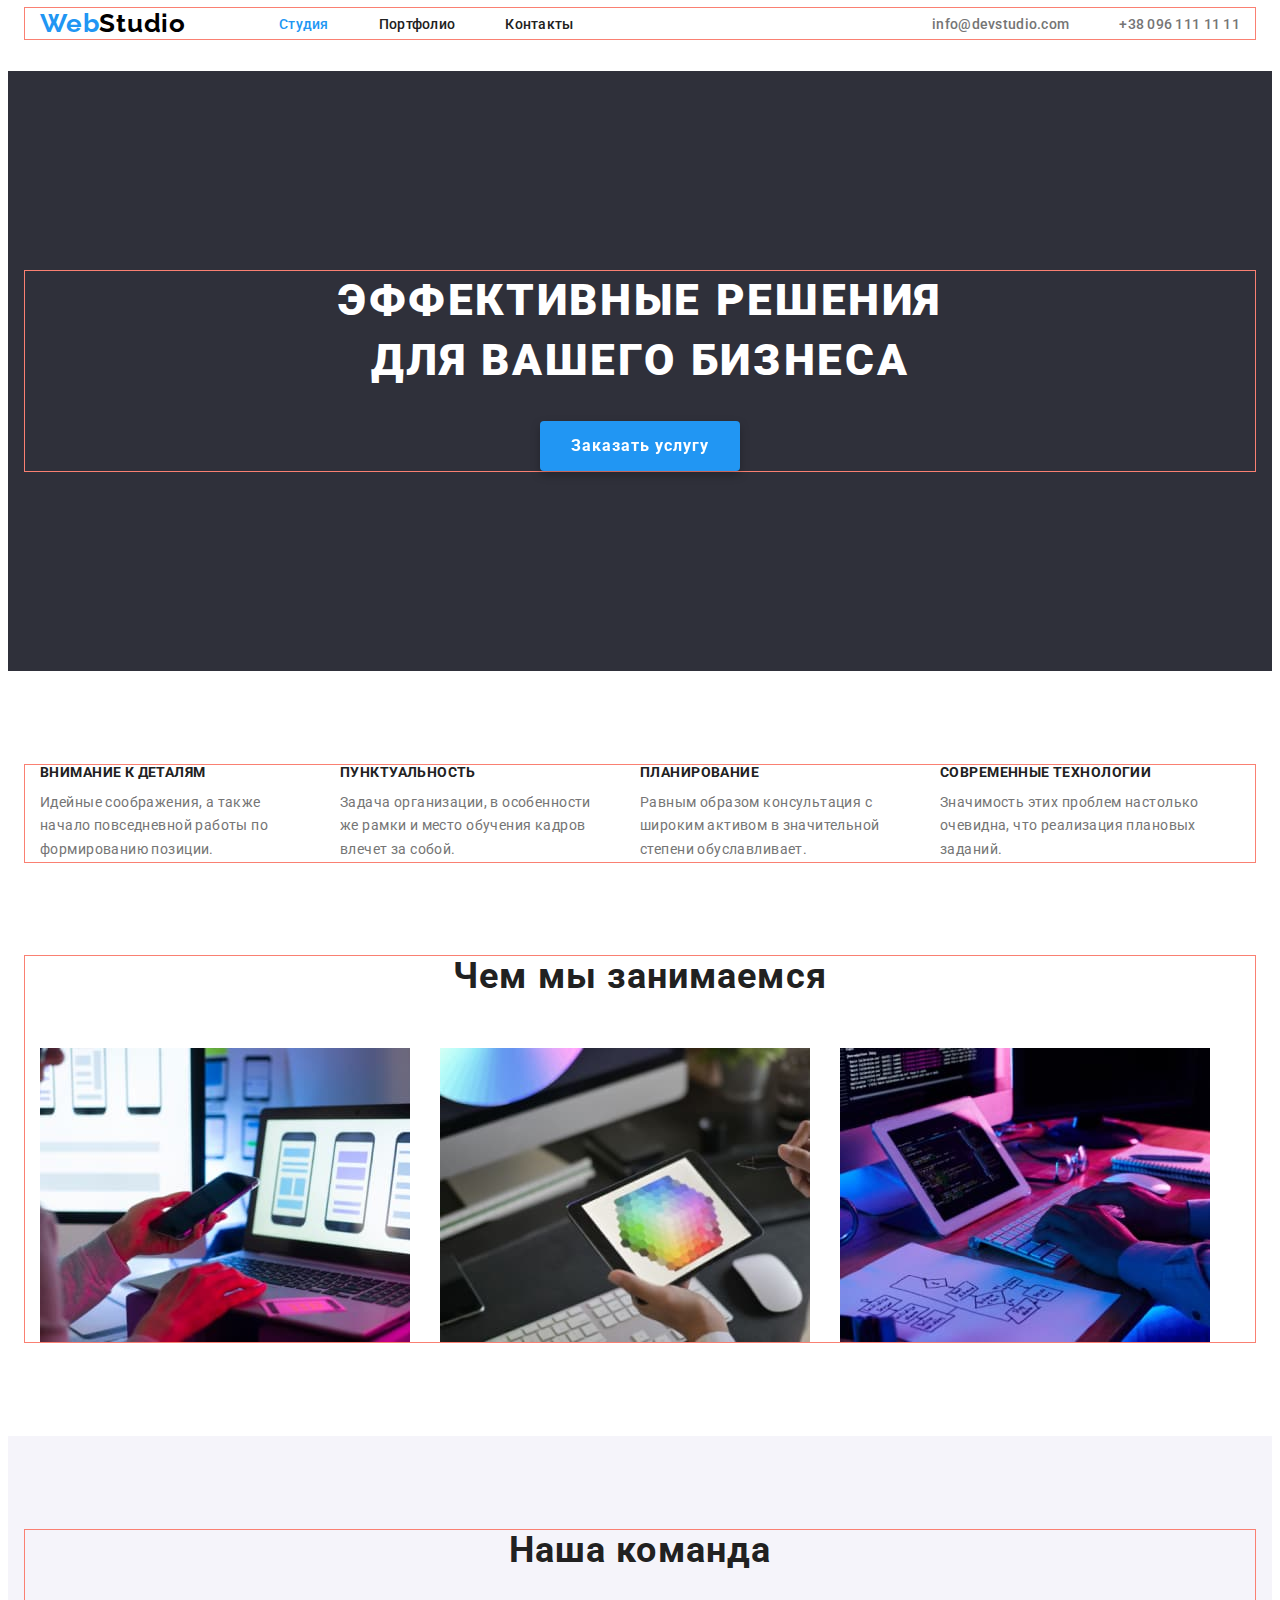
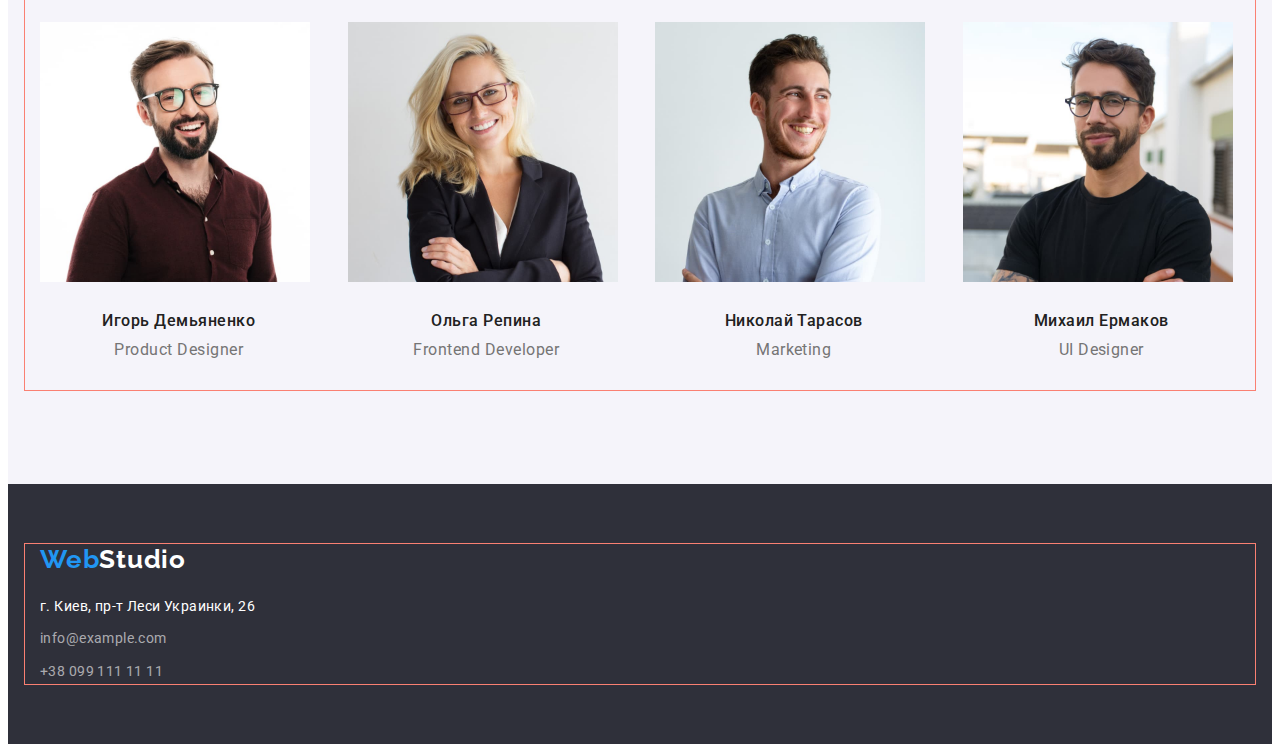
<file: index.html>
<!DOCTYPE html>
<html lang="ru">
<head>
    <meta charset="UTF-8">
    <meta http-equiv="X-UA-Compatible" content="IE=edge">
    <meta name="viewport" content="width=device-width, initial-scale=1.0">
    <link rel="preconnect" 
        href="https://fonts.googleapis.com">
    <link rel="preconnect" 
        href="https://fonts.gstatic.com" 
        crossorigin>
    <link href="https://fonts.googleapis.com/css2?family=Raleway:wght@700&family=Roboto:wght@400;500;700;900&display=swap" 
        rel="stylesheet">
    <title>WebStudio</title>
    <link rel="stylesheet" 
        href="https://cdnjs.cloudflare.com/ajax/libs/modern-normalize/1.1.0/modern-normalize.min.css" 
        integrity="sha512-wpPYUAdjBVSE4KJnH1VR1HeZfpl1ub8YT/NKx4PuQ5NmX2tKuGu6U/JRp5y+Y8XG2tV+wKQpNHVUX03MfMFn9Q==" 
        crossorigin="anonymous" 
        referrerpolicy="no-referrer" />
    <link rel="stylesheet" 
        href="./css/style.css">
</head>
<body>
    <header class="header">
        <div class="container">
            <a href="" class="header-logo logo link">Web<span class="logo-dark">Studio</span>
            </a>
            <nav class="header-navigation">
                <ul class="header-navigation-list list">
                    <li class="header-navigation-item">
                        <a href="./index.html" class="header-navigation-link link active">Студия</a></li>
                    <li class="header-navigation-item">
                        <a href="./portfolio.html" class="header-navigation-link link">Портфолио</a></li>
                    <li class="header-navigation-item">
                        <a href="" class="header-navigation-link link">Контакты</a></li>
                </ul>
            </nav>
            <ul class="header-list list">
                <li class="header-item">
                    <a href="mailto:info@devstudio.com" class="header-link link">info@devstudio.com</a></li>
                <li class="header-item">
                    <a href="tel:+380961111111" class="header-link link">+38 096 111 11 11</a></li>
            </ul>
        </div>
    </header>
    <main>
        <section class="hero-content"> 
            <div class="container">
                <h1 class="title">Эффективные решения для вашего бизнеса</h1>
                <button type="button" class="hero-btn btn">Заказать услугу</button> 
            </div>
        </section>
        <section class="section features-content">
            <div class="container"> 
                <h2 class="visually-hidden features">Наши преимущества</h2>
                <ul class="features-list list">
                    <li class="features-item">
                        <h3 class="features-title">Внимание к деталям</h3>
                        <p class="features-text">Идейные соображения, а также начало повседневной работы по формированию позиции.</p>
                    </li>
                    <li class="features-item">
                        <h3 class="features-title">Пунктуальность</h3>
                        <p class="features-text">Задача организации, в особенности же рамки и место обучения кадров влечет за собой.</p>
                    </li>
                    <li class="features-item">
                        <h3 class="features-title">Планирование</h3>
                        <p class="features-text">Равным образом консультация с широким активом в значительной степени обуславливает.</p>
                    </li>
                    <li class="features-item">
                        <h3 class="features-title">Современные технологии</h3>
                        <p class="features-text">Значимость этих проблем настолько очевидна, что реализация плановых заданий.</p>
                    </li>
                </ul>
            </div>
        </section>
        <section class="section works">
            <div class="container">
                <h2 class="section-title">Чем мы занимаемся</h2>
                <ul class="works-list list">
                    <li class="works-item">
                        <img src="./images/box2.jpg" alt="бокс 1" width="370"></li>
                    <li class="works-item">
                        <img src="./images/box3.jpg" alt="бокс 2" width="370"></li>
                    <li class="works-item">
                        <img src="./images/box1.jpg" alt="бокс 3" width="370"></li>
                </ul>
            </div>
        </section>
        <section class="section team">
            <div class="container">
                <h2 class="section-title">Наша команда</h2>
                <ul class="team-list list">
                    <li class="team-item">
                        <img src="./images/img1.jpg" 
                        alt="Игорь Демьяненко"
                        width="270" 
                        height="260"
                        class="team-img">
                        <div class="team-description">
                            <h3 class="team-title">Игорь Демьяненко</h3>
                            <p lang="en" class="team-text">Product Designer</p>
                        </div>

                    </li>
                    <li class="team-item">
                        <img src="./images/img2.jpg" 
                        alt="Ольга Репина"
                        width="270" 
                        height="260"
                        class="team-img">
                        <div class="team-description">
                            <h3 class="team-title">Ольга Репина</h3>
                            <p lang="en" class="team-text">Frontend Developer</p>
                        </div>
                    </li>
                    <li class="team-item">
                        <img src="./images/img3.jpg" 
                        alt="Николай Тарасов"
                        width="270" 
                        height="260"
                        class="team-img">
                        <div class="team-description">
                            <h3 class="team-title">Николай Тарасов</h3>
                            <p lang="en" class="team-text">Marketing</p>
                        </div>
                    </li>
                    <li class="team-item">
                        <img src="./images/img4.jpg" 
                        alt="Михаил Ермаков"
                        width="270" 
                        height="260"
                        class="team-img">
                        <div class="team-description">
                            <h3 class="team-title">Михаил Ермаков</h3>
                            <p lang="en" class="team-text">UI Designer</p>
                        </div>
                    </li>
                </ul>
            </div>
        </section>
    </main>
    <footer class="footer-content">
        <div class="container">
            <a href="" class="logo link">Web<span class="logo-light">Studio</span>
            </a>
            <address class="address">
                <ul class="footer-list list">
                    <li class="footer-item">
                        <a href="https://goo.gl/maps/QefCWzyqJZrkM8jZ6" 
                        class="footer-address link"
                        target="_blank" 
                        rel="noopener noindex nofollow">
                        г. Киев, пр-т Леси Украинки, 26</a>
                    </li>
                    <li class="footer-item">
                        <a href="mailto:info@example.com" 
                        class="footer-link link">info@example.com</a>
                    </li>
                    <li class="footer-item">
                        <a href="tel:+380991111111" 
                        class="footer-link link">+38 099 111 11 11</a>
                    </li>
                </ul>
            </address>
        </div>
    </footer>
</body>
</html>
</file>
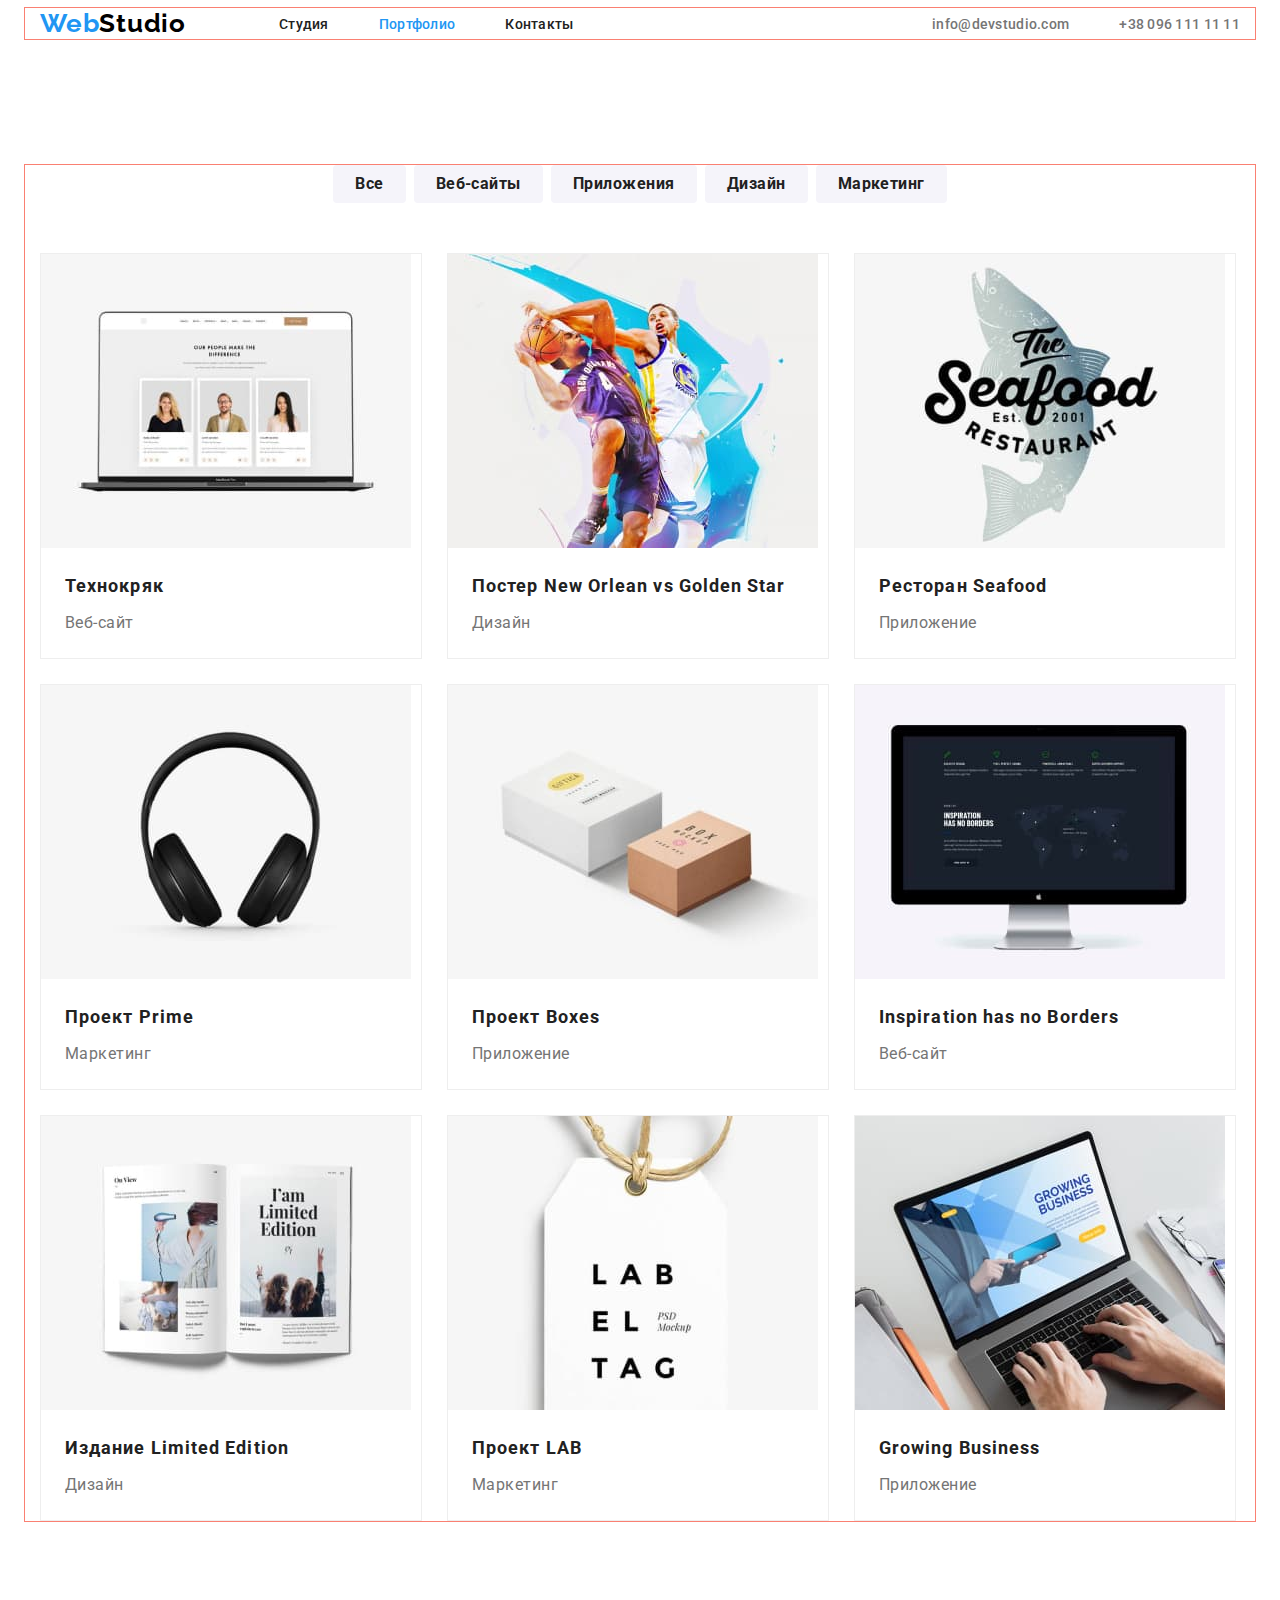
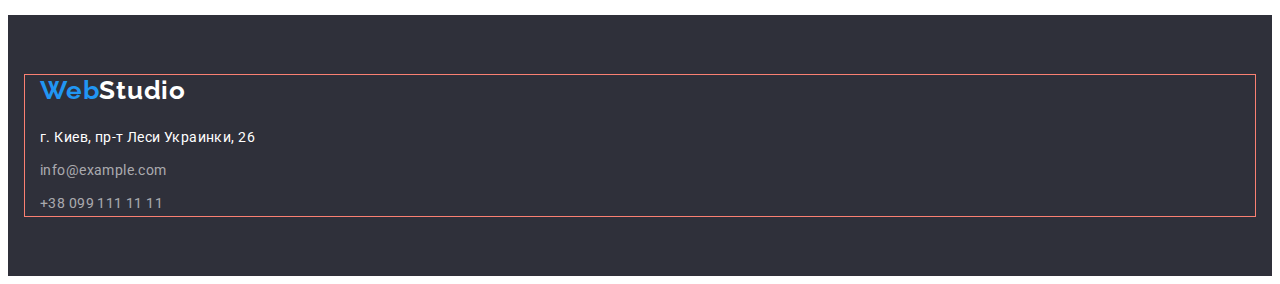
<file: portfolio.html>
<!DOCTYPE html>
<html lang="ru">
<head>
    <meta charset="UTF-8">
    <meta http-equiv="X-UA-Compatible" content="IE=edge">
    <meta name="viewport" content="width=device-width, initial-scale=1.0">
    <link rel="preconnect" 
        href="https://fonts.googleapis.com">
    <link rel="preconnect" 
        href="https://fonts.gstatic.com" 
        crossorigin>
    <link href="https://fonts.googleapis.com/css2?family=Raleway:wght@700&family=Roboto:wght@400;500;700;900&display=swap" 
        rel="stylesheet">
    <title>WebStudio</title>
    <link rel="stylesheet" 
        href="https://cdnjs.cloudflare.com/ajax/libs/modern-normalize/1.1.0/modern-normalize.min.css" 
        integrity="sha512-wpPYUAdjBVSE4KJnH1VR1HeZfpl1ub8YT/NKx4PuQ5NmX2tKuGu6U/JRp5y+Y8XG2tV+wKQpNHVUX03MfMFn9Q=="     
        crossorigin="anonymous" 
        referrerpolicy="no-referrer" />
    <link rel="stylesheet" 
        href="./css/style.css">
</head>
<body>
    <header class="header">
        <div class="container">
            <a href="" class="header-logo logo link">Web<span class="logo-dark">Studio</span>
            </a>
            <nav class="header-navigation">
                <ul class="header-navigation-list list">
                    <li class="header-navigation-item">
                        <a href="./index.html" class="header-navigation-link link">Студия</a></li>
                    <li class="header-navigation-item">
                        <a href="./portfolio.html" class="header-navigation-link link active">Портфолио</a></li>
                    <li class="header-navigation-item">
                        <a href="" class="header-navigation-link link">Контакты</a></li>
                </ul>
            </nav>
            <ul class="header-list list">
                <li class="header-item">
                    <a href="mailto:info@devstudio.com" class="header-link link">info@devstudio.com</a></li>
                <li class="header-item">
                    <a href="tel:+380961111111" class="header-link link">+38 096 111 11 11</a></li>
            </ul>
        </div>
    </header>
    <main>
        <section class="section portfolio">
            <div class="container">
                <h1 class="visually-hidden">Портфолио</h1>
                <ul class="portfolio-filtres list">
                    <li class="portfolio-filtres-item">
                        <button type="button" class="portfolio-filtres-btn btn">Все</button>
                    </li>
                    <li class="portfolio-filtres-item">
                        <button type="button" class="portfolio-filtres-btn btn activate">Веб-сайты</button>
                    </li>
                    <li class="portfolio-filtres-item">
                        <button type="button" class="portfolio-filtres-btn btn">Приложения</button>
                    </li>
                    <li class="portfolio-filtres-item">
                        <button type="button" class="portfolio-filtres-btn btn">Дизайн</button>
                    </li>
                    <li class="portfolio-filtres-item">
                        <button type="button" class="portfolio-filtres-btn btn">Маркетинг</button>
                    </li>
                </ul>
                <ul class="portfolio-list list">
                    <li class="portfolio-item">
                        <img src="./images/Portfolio.jpg" 
                            alt="Технокряк" 
                            width="370" 
                            class="portfolio-img">
                        <div class="portfolio-description">
                            <h2 class="portfolio-title">Технокряк</h2>
                            <p class="portfolio-text">Веб-сайт</p>
                        </div>
                    </li>
                    <li class="portfolio-item">
                        <img src="./images/Portfolio1.jpg" 
                            alt="Постер New Orlean vs Golden Star" 
                            width="370" 
                            class="portfolio-img">
                        <div class="portfolio-description">
                            <h2 class="portfolio-title">Постер New Orlean vs Golden Star</h2>
                            <p class="portfolio-text">Дизайн</p>
                        </div>
                    </li>
                    <li class="portfolio-item">
                        <img src="./images/Portfolio2.jpg" 
                            alt="Ресторан Seafood" 
                            width="370" 
                            class="portfolio-img">
                        <div class="portfolio-description">
                            <h2 class="portfolio-title">Ресторан Seafood</h2>
                            <p class="portfolio-text">Приложение</p>
                        </div>
                    </li>
                    <li class="portfolio-item">
                        <img src="./images/Portfolio3.jpg" 
                            alt="Проект Prime" 
                            width="370" 
                            class="portfolio-img">
                        <div class="portfolio-description">
                            <h2 class="portfolio-title">Проект Prime</h2>
                            <p class="portfolio-text">Маркетинг</p>
                        </div>
                    </li>
                    <li class="portfolio-item">
                        <img src="./images/Portfolio4.jpg" 
                            alt="Проект Boxes" 
                            width="370" 
                            class="portfolio-img">
                        <div class="portfolio-description">
                            <h2 class="portfolio-title">Проект Boxes</h2>
                            <p class="portfolio-text">Приложение</p>
                        </div>
                    </li>
                    <li class="portfolio-item">
                        <img src="./images/Portfolio5.jpg" 
                            alt="Inspiration has no Borders" 
                            width="370" 
                            class="portfolio-img">
                        <div class="portfolio-description">
                            <h2 class="portfolio-title">Inspiration has no Borders</h2>
                            <p class="portfolio-text">Веб-сайт</p>
                        </div>
                    </li>
                    <li class="portfolio-item">
                        <img src="./images/Portfolio6.jpg" 
                            alt="Издание Limited Edition" 
                            width="370" 
                            class="portfolio-img">
                        <div class="portfolio-description">
                            <h2 class="portfolio-title">Издание Limited Edition</h2>
                            <p class="portfolio-text">Дизайн</p>
                        </div>
                    </li>
                    <li class="portfolio-item">
                        <img src="./images/Portfolio7.jpg" 
                            alt="Проект LAB" 
                            width="370" 
                            class="portfolio-img">
                        <div class="portfolio-description">
                            <h2 class="portfolio-title">Проект LAB</h2>
                            <p class="portfolio-text">Маркетинг</p>
                        </div>
                    </li>
                    <li class="portfolio-item">
                        <img src="./images/Portfolio8.jpg" 
                            alt="Growing Business" 
                            width="370" 
                            class="portfolio-img">
                        <div class="portfolio-description">
                            <h2 class="portfolio-title">Growing Business</h2>
                            <p class="portfolio-text">Приложение</p>
                        </div>
                    </li>
                </ul>
            </div>
        </section>
    </main>
    <footer class="footer-content">
        <div class="container">
            <a href="" class="logo link">Web<span class="logo-light">Studio</span>
            </a>
            <address class="address">
                <ul class="footer-list list">
                    <li class="footer-item">
                        <a href="https://goo.gl/maps/QefCWzyqJZrkM8jZ6" 
                        class="footer-address link"
                        target="_blank" 
                        rel="noopener noindex nofollow">
                        г. Киев, пр-т Леси Украинки, 26</a></li>
                    <li class="footer-item">
                        <a href="mailto:info@example.com" class="footer-link link">info@example.com</a></li>
                    <li class="footer-item">
                        <a href="tel:+380991111111" class="footer-link link">+38 099 111 11 11</a></li>
                </ul>
            </address>
        </div>
    </footer>
</body>
</html>
</file>
<file: css/style.css>
:root {
    --header-color: #212121;
    --header-link-color: #757575;
    --main-title-color: #FFFFFF;
    --second-title-color: #212121;
    --btn-color: #FFFFFF;
    --accent-color: #2196F3;
    --text-color: #757575;
    --footer-color: #FFFFFF;
    --bcg-color: #2F303A;
    --padding-top: 94px;
    --padding-bottom: 94px;
}

body {
    font-family: "Roboto", sans-serif;
}

p, h1, h2, h3, h4, h5, h6 {
    margin: 0;
}

ul, ol {
    padding-left: 0;
    margin: 0;
}

.logo {
    font-family: 'Raleway';
    font-weight: 700;
    font-size: 26px;
    line-height: 1.19;
    letter-spacing: 0.03em;
    color: var(--accent-color);
}

.logo-dark {
    color: black;
}
 
.logo-light {
    color: var(--footer-color);
}

img {
    display: block;
}

.link {
    text-decoration: none;
}

.list {
    list-style: none;
}

.container{
    width: 1200px;
    padding-left: 15px;
    padding-right: 15px;
    margin: 0 auto;
    outline: 1px solid salmon;
}

.section {
    padding: 94px 0;
}

.visually-hidden {
    position: absolute;
    white-space: nowrap;
    width: 1px;
    height: 1px;
    overflow: hidden;
    border: 0;
    padding: 0;
    clip: rect(0 0 0 0);
    clip-path: inset(50%);
    margin: -1px;
}

.btn {
    font-family: inherit;
    font-weight: 700;
    font-size: 16px;
    line-height: 1.88;
    display: flex;
    align-items: center;
    text-align: center;
    letter-spacing: 0.06em;
    background-color: var(--accent-color);
    color: var(--btn-color);
    cursor: pointer;
    background: var(--accent-color);
    border-radius: 4px;
    border: transparent
}

.btn:hover, 
.btn:focus {
    color: var(--btn-color);
}  

/*-------------HEADER---------------*/

.header {
    padding-bottom: 32px;
}

.header-logo {
    margin-right: 93px;
}

.header .container {
    display: flex;
    align-items: center;
}

.header-navigation-list {
    display: flex;
}

.header-navigation-link {
    font-weight: 500;
    font-size: 14px;
    line-height: 1.14;
    letter-spacing: 0.02em;
    color: var(--header-color); 
}

.header-navigation-item:not(:last-child) {
    margin-right: 50px;
}

.header-navigation-link:hover, 
.header-navigation-link:focus {
    color: var(--accent-color);
}

.header-list{
    display: flex;
    margin-left: auto;
}

.header-item:not(:last-child) {
    margin-right: 50px;
}

.header-link {
    font-weight: 500;
    font-size: 14px;
    line-height: 1.14;
    letter-spacing: 0.02em;
    color: var(--header-link-color);
}

.header-link:hover,
.header-link:focus {
    color: var(--accent-color);
}

.active {
    color: var(--accent-color);
}

/*-------------HERO---------------*/

.hero-content{
    background: var(--bcg-color);
    padding-top: 200px;
    padding-bottom: 200px;
}

.title {
    font-weight: 900;
    font-size: 44px;
    line-height: 1.36;
    text-align: center;
    letter-spacing: 0.06em;
    text-transform: uppercase;
    color: var(--main-title-color);
    margin-bottom: 30px;
    max-width: 696px;
    margin-left: auto;
    margin-right: auto;
}

.hero-btn {
    margin: 0 auto;
    display: block;
    min-width: 200px;
    height: 50px;
    filter: drop-shadow(0px 4px 4px rgba(0, 0, 0, 0.25));
}

/*------------features----------*/

.features-list {
    display: flex;
    margin-left: auto;
}

.features-item:not(:last-child) {
    margin-right: 30px;
}

.features-title {
    font-weight: 700;
    font-size: 14px;
    line-height: 1.14;
    letter-spacing: 0.03em;
    text-transform: uppercase;
    color: var(--second-title-color);
    margin-bottom: 10px;
}
.features-text {
    font-size: 14px;
    line-height: 1.71;
    letter-spacing: 0.03em;
    color:var(--text-color);
    max-width: 270px;
}

/*-------------WORKS---------------*/

.works {
    padding-top: 0;
}

.section-title {
    font-weight: 700;
    font-size: 36px;
    line-height: 1.16;
    text-align: center;
    letter-spacing: 0.03em;
    color: var(--second-title-color);
    margin-bottom: 50px;
}

.works-list {
    display: flex;
}

.works-item:not(:first-child) {
    margin-left: 30px;
}

.works-item {
    height: auto;
}

/*-------------TEAM---------------*/

.team {
    background: #F5F4FA;
}

.team-description {
    padding: 30px 0;
    text-align: center;
}

.team-title {
    font-weight: 500;
    font-size: 16px;
    line-height: 1.18;
    letter-spacing: 0.03em;
    color: var(--second-title-color);
    margin-bottom: 10px;
}

.team-list {
    display: flex;
    margin-left: -30px;
    flex-wrap: wrap;
}

.team-item {
    flex-basis: calc(100% / 4 - 30px);
    margin-left: 30px;
}
/*-.team-item:not(:first-child) {
    margin-left: 30px;
}--*/

/* .team-img { */
    /* margin-bottom: 30px; */
/* } */
.team-text {
    font-size: 16px;
    line-height: 1.18;
    letter-spacing: 0.03em;
    color: var(--text-color);
}

/*------------PORTFOLIO---------------*/
/* 
.portfolio {
    padding-top: var(--padding-top);
    padding-bottom: var(--padding-bottom);
} */

.portfolio-filtres {
    display: flex;
    /* align-items: center;
    width: auto;  */
    justify-content: center;
    margin-bottom: 50px;
}

.portfolio-filtres-item:not(:first-child) {
    margin-left: 8px;
}

.portfolio-filtres-btn {
    font-family: 'Roboto';
    max-width: 100%;
    font-size: 16px;
    line-height: 1.62;
    letter-spacing: 0.03em;    
    background-color: #F5F4FA;
    color: var(--header-color);
    cursor: pointer;
    display: inline;
    padding: 6px 22px;
}

/* .activate {
    box-shadow: 0px 4px 4px 0px rgba(0, 0, 0, 0.25);
} */

.btn:hover, 
.btn:focus {
    color: var(--btn-color);
    background-color: var(--accent-color);
    box-shadow: 0px 4px 4px 0px rgba(0, 0, 0, 0.25);
}

.portfolio-list {
    display: flex;
    flex-wrap: wrap;
    gap: 25px;
    /* margin-left: -30px;
    margin-bottom: -30px; */
}

.portfolio-item {
    flex-basis: calc((100% - 60px) /3);
    /* margin-left: 30px;
    margin-bottom: 30px; */
    border: 1px solid rgba(238, 238, 238, 1)
}
.portfolio-description {
    padding: 20px 24px;
}
/* .portfolio-img{
    margin-bottom: 20px;
} */

.portfolio-title {
    font-weight: 700;
    font-size: 18px;
    line-height: 2;
    letter-spacing: 0.06em;
    color: var(--second-title-color);
    margin-bottom: 4px;
}

.portfolio-text {
    font-size: 16px;
    line-height: 1.88;
    letter-spacing: 0.03em;
    color: var(--header-link-color);
}

/*------------FOOTER---------------*/

.footer-content {
    background: var(--bcg-color);
    padding-top: 60px;
    padding-bottom: 60px;
}


.address {
    font-family: 'Roboto';
    font-weight: 400;
    font-size: 14px;
    font-style: normal;
    line-height: 1.71;
    letter-spacing: 0.03em;
}

.footer-address {
    color: var(--footer-color);
}

.footer-link {
    font-family: 'Roboto';
    font-size: 14px;
    line-height: 1.71;
    letter-spacing: 0.03em;
    color: rgba(255, 255, 255, 0.6);
}

.footer-link:hover, 
.footer-link:focus {
    color: var(--accent-color);
}

.footer-address:hover, 
.footer-address:focus {
    color: var(--accent-color);
}

.footer-item:not(:first-child) {
    margin-top: 9px;
}

.footer-list {
    margin-top: 20px;
}
</file>
